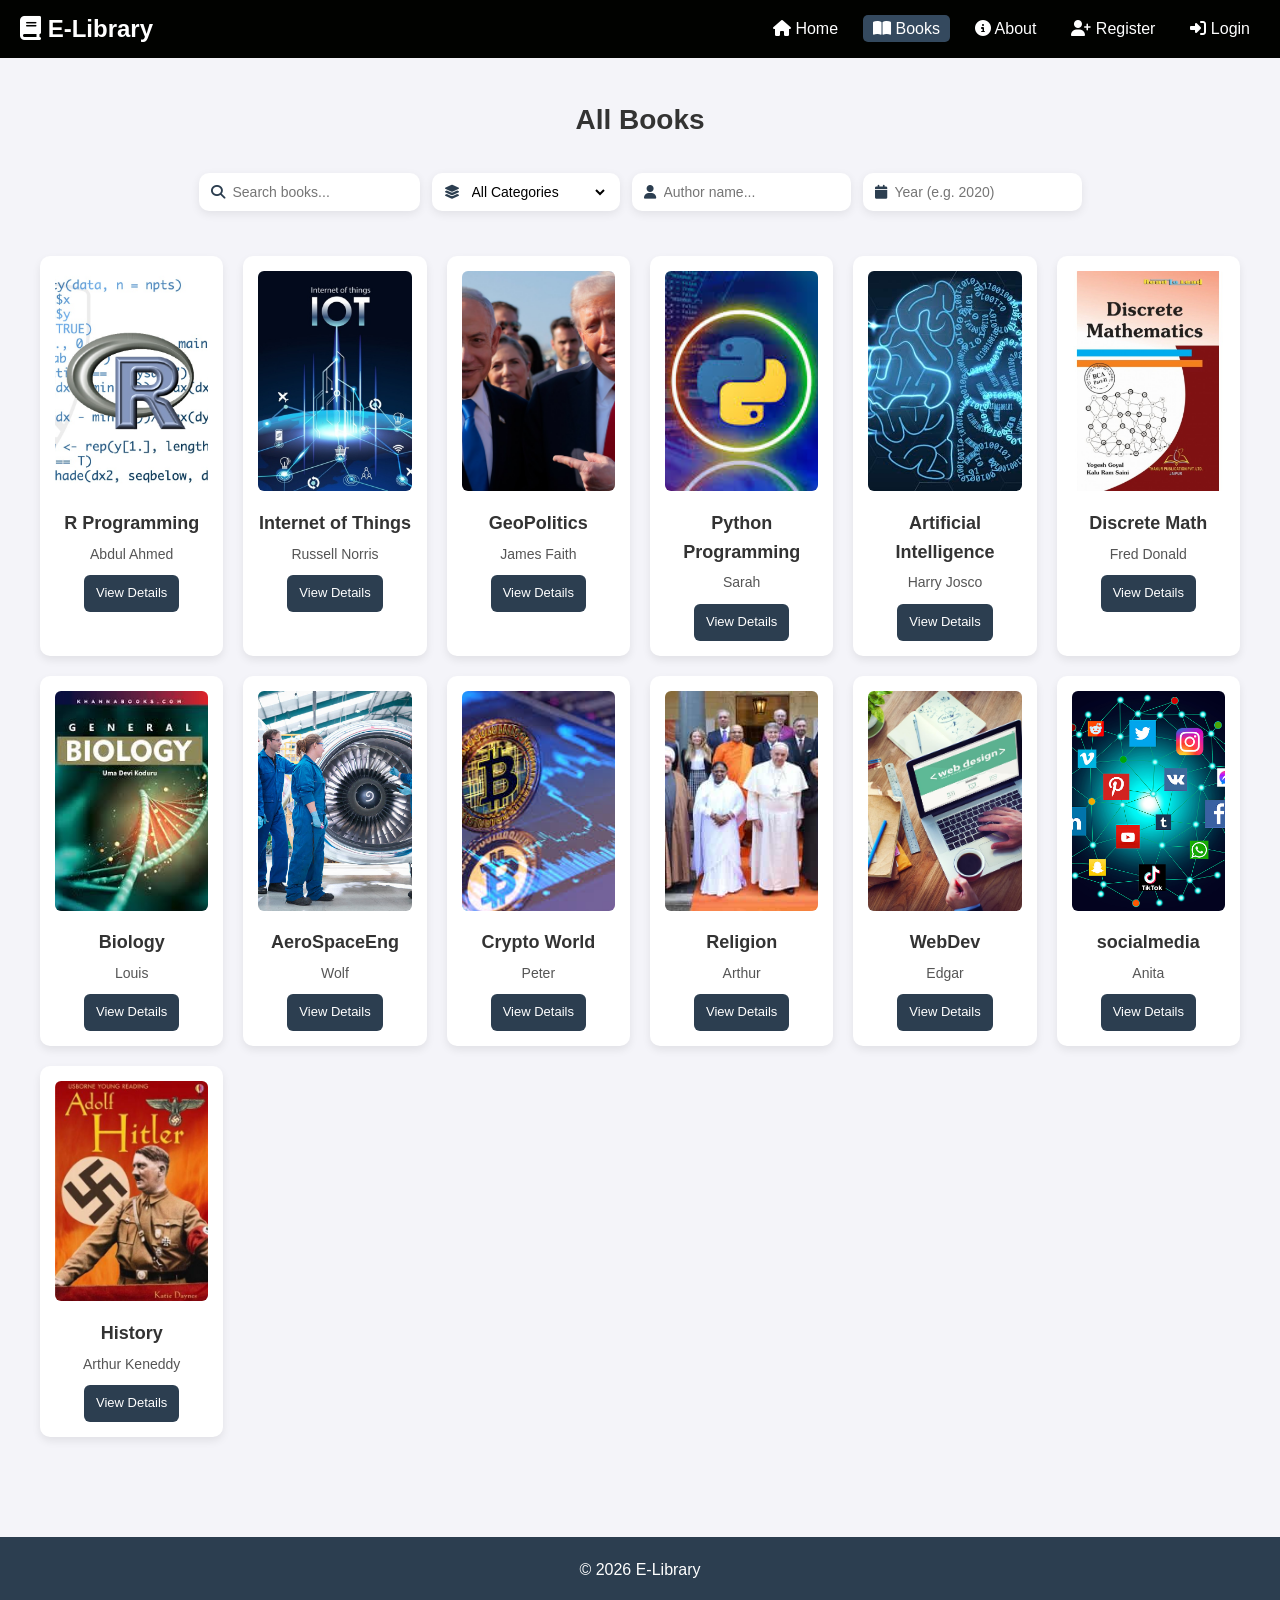
<file: books.html>
<!DOCTYPE html>
<html lang="en">
<head>
  <meta charset="UTF-8">
  <meta name="viewport" content="width=device-width, initial-scale=1.0">
  <title>Books - E-Library</title>

  <link rel="stylesheet" href="styles.css">
  <link rel="stylesheet" href="https://cdnjs.cloudflare.com/ajax/libs/font-awesome/6.5.0/css/all.min.css">

  <style>

    /* ===== FILTER UI (REDESIGNED) ===== */
    .filters {
      display: flex;
      gap: 12px;
      flex-wrap: wrap;
      justify-content: center;
      margin: 25px 0;
    }

    .filter-box {
      display: flex;
      align-items: center;
      gap: 8px;
      background: #fff;
      padding: 10px 12px;
      border-radius: 10px;
      box-shadow: 0 3px 10px rgba(0,0,0,0.08);
      transition: 0.3s;
    }

    .filter-box:hover {
      transform: translateY(-2px);
      box-shadow: 0 5px 14px rgba(0,0,0,0.12);
    }

    .filter-box i {
      color: #2c3e50;
      font-size: 14px;
    }

    .filter-box input,
    .filter-box select {
      border: none;
      outline: none;
      font-size: 14px;
      background: transparent;
      min-width: 140px;
    }

    .filter-box select {
      cursor: pointer;
    }

    /* ===== BOOK GRID ===== */
    .book-grid {
      display: grid;
      grid-template-columns: repeat(auto-fit, minmax(180px, 1fr));
      gap: 20px;
      padding: 20px;
    }

    .book-card {
      background: #fff;
      padding: 15px;
      border-radius: 10px;
      box-shadow: 0 4px 8px rgba(0,0,0,0.08);
      transition: 0.3s;
    }

    .book-card:hover {
      transform: translateY(-5px);
      box-shadow: 0 8px 18px rgba(0,0,0,0.15);
    }

    .book-card img {
      width: 100%;
      height: 220px;
      object-fit: cover;
      border-radius: 6px;
      margin-bottom: 10px;
    }

    .book-card h4 {
      margin-bottom: 5px;
    }

    .book-card p {
      font-size: 14px;
      color: #555;
    }

    .book-card a {
      display: inline-block;
      margin-top: 10px;
      padding: 8px 12px;
      background: #2c3e50;
      color: #fff;
      text-decoration: none;
      border-radius: 6px;
      font-size: 13px;
    }

    .book-card a:hover {
      background: #34495e;
    }

  </style>
</head>

<body>

<!-- NAVBAR -->
<nav>
  <h1><i class="fa-solid fa-book"></i> E-Library</h1>

  <ul>
    <li><a href="index.html"><i class="fa-solid fa-house"></i> Home</a></li>
    <li><a href="books.html" class="active"><i class="fa-solid fa-book-open"></i> Books</a></li>
    <li><a href="about.html"><i class="fa-solid fa-circle-info"></i> About</a></li>
    <li><a href="register.html"><i class="fa-solid fa-user-plus"></i> Register</a></li>
    <li><a href="login.html"><i class="fa-solid fa-right-to-bracket"></i> Login</a></li>
  </ul>
</nav>

<!-- BOOKS SECTION -->
<section class="featured">

  <h3 style="text-align:center;">All Books</h3>

  <!-- ===== FILTER UI (NO LOGIC) ===== -->
  <div class="filters">

    <div class="filter-box">
      <i class="fa-solid fa-magnifying-glass"></i>
      <input type="text" placeholder="Search books...">
    </div>

    <div class="filter-box">
      <i class="fa-solid fa-layer-group"></i>
      <select>
        <option>All Categories</option>
        <option>Programming</option>
        <option>Science</option>
        <option>History</option>
        <option>AI</option>
        <option>Crypto</option>
      </select>
    </div>

    <div class="filter-box">
      <i class="fa-solid fa-user"></i>
      <input type="text" placeholder="Author name...">
    </div>

    <div class="filter-box">
      <i class="fa-solid fa-calendar"></i>
      <input type="number" placeholder="Year (e.g. 2020)">
    </div>

  </div>

  <!-- BOOK GRID -->
  <div class="book-grid">

    <div class="book-card">
      <img src="images/r.jpg">
      <h4>R Programming</h4>
      <p>Abdul Ahmed</p>
      <a href="#">View Details</a>
    </div>

    <div class="book-card">
      <img src="images/Iot2.jpg">
      <h4>Internet of Things</h4>
      <p>Russell Norris</p>
      <a href="#">View Details</a>
    </div>

    <div class="book-card">
      <img src="images/trump.jpg">
      <h4>GeoPolitics</h4>
      <p>James Faith</p>
      <a href="#">View Details</a>
    </div>

    <div class="book-card">
      <img src="images/python.jpg">
      <h4>Python Programming</h4>
      <p>Sarah</p>
      <a href="#">View Details</a>
    </div>

    <div class="book-card">
      <img src="images/ai.jpg">
      <h4>Artificial Intelligence</h4>
      <p>Harry Josco</p>
      <a href="#">View Details</a>
    </div>

    <div class="book-card">
      <img src="images/dismath.jpg">
      <h4>Discrete Math</h4>
      <p>Fred Donald</p>
      <a href="#">View Details</a>
    </div>


    <div class="book-card"> <img src="images/biology.jpg" alt="Internet of Things Basics Book"> <h4>Biology</h4> <p>Louis</p> <a href="book2.html">View Details</a> </div> 
    <!-- Book 3 --> <div class="book-card"> <img src="images/aerospaceng.jpg" alt="Geopolitics Book"> <h4>AeroSpaceEng</h4> <p>Wolf</p> <a href="book3.html">View Details</a> </div>
      <!-- Book 4 --> <div class="book-card"> <img src="images/crypto.jpg" alt="Python Programming Book"> <h4>Crypto World</h4> <p>Peter</p> <a href="book4.html">View Details</a> </div> 
       <!-- Book 5 --> <div class="book-card"> <img src="images/religion.jpg" alt="Artificial Intelligence Book"> <h4>Religion</h4> <p>Arthur</p> <a href="book5.html">View Details</a> </div> 
        <!-- Book 6 --> <div class="book-card"> <img src="images/webdev.jpg" alt="Blockchain Basics Book"> <h4>WebDev</h4> <p>Edgar</p> <a href="book6.html">View Details</a> </div> 
        <!-- Book 1 --> <div class="book-card"> <img src="images/socialmedia.jpg" alt="C# Programming Book"> <h4>socialmedia</h4> <p>Anita</p> <a href="book1.html">View Details</a> </div>
          <!-- Book 2 --> <div class="book-card"> <img src="images/hitler.jpg" alt="C# Programming Book"> <h4>History</h4> <p>Arthur Keneddy</p> <a href="book1.html">View Details</a> </div>





  </div>

</section>

<!-- FOOTER -->
<footer style="text-align:center; padding:20px;">
  &copy; <span id="year"></span> E-Library
</footer>

<script>
document.getElementById("year").textContent = new Date().getFullYear();
</script>

</body>
</html>
</file>
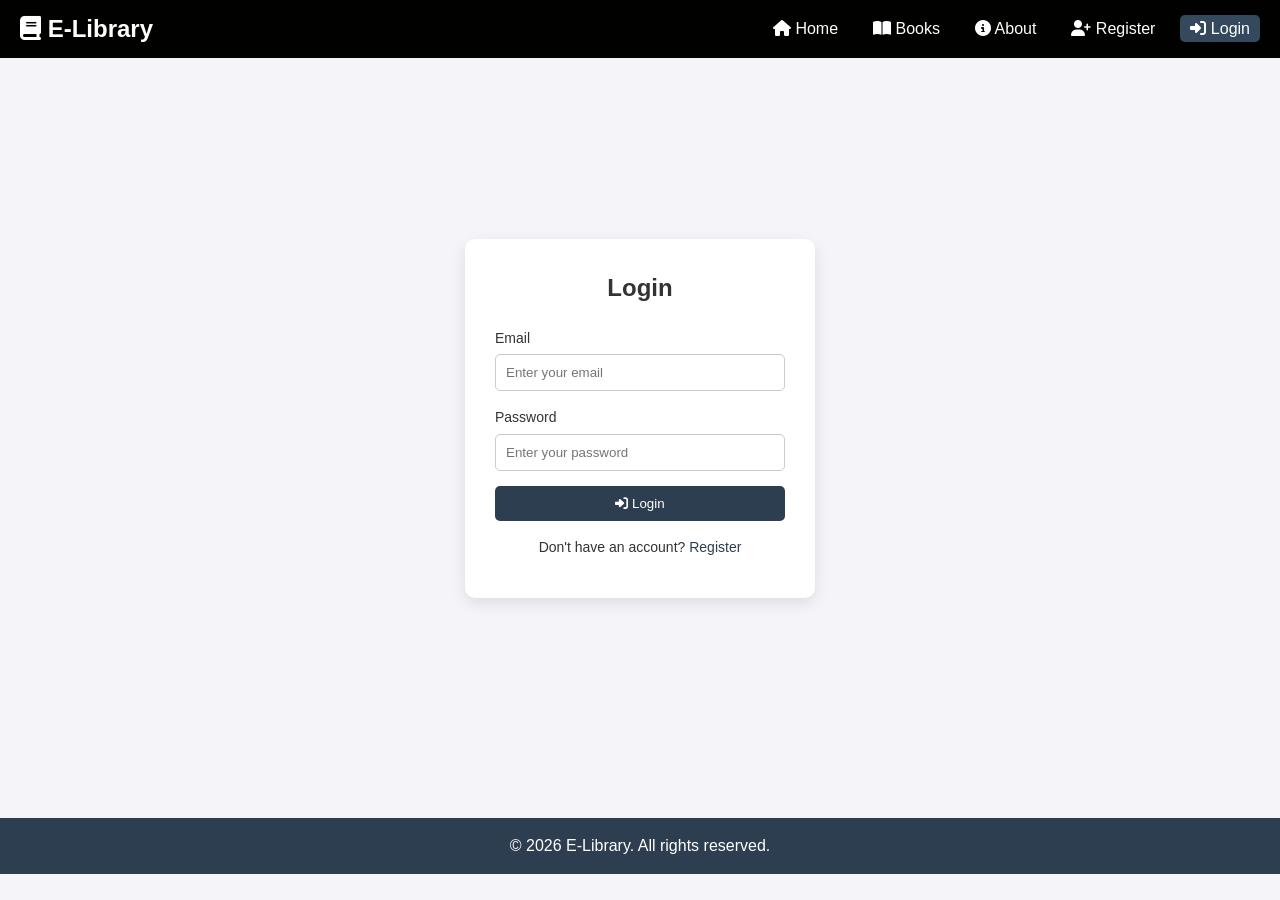
<file: login.html>
<!DOCTYPE html>
<html lang="en">
<head>
  <meta charset="UTF-8">
  <meta name="viewport" content="width=device-width, initial-scale=1.0">
  <title>Login - E-Library</title>

  <link rel="stylesheet" href="styles.css">
  <link rel="stylesheet" href="https://cdnjs.cloudflare.com/ajax/libs/font-awesome/6.5.0/css/all.min.css">

  <style>
    .error {
      color: red;
      font-size: 14px;
      margin-top: 10px;
      text-align: center;
    }
  </style>
</head>

<body>

<!-- NAVBAR -->
<nav>
  <h1><i class="fa-solid fa-book"></i> E-Library</h1>

  <ul>
    <li><a href="index.html"><i class="fa-solid fa-house"></i> Home</a></li>
    <li><a href="books.html"><i class="fa-solid fa-book-open"></i> Books</a></li>
    <li><a href="about.html"><i class="fa-solid fa-circle-info"></i> About</a></li>
    <li><a href="register.html"><i class="fa-solid fa-user-plus"></i> Register</a></li>
    <li><a href="login.html" class="active"><i class="fa-solid fa-right-to-bracket"></i> Login</a></li>
  </ul>
</nav>

<!-- LOGIN -->
<section class="login-container">
  <div class="login-box">
    <h2>Login</h2>

    <form onsubmit="loginUser(event)">

      <div class="input-group">
        <label>Email</label>
        <input type="email" id="email" placeholder="Enter your email" required>
      </div>

      <div class="input-group">
        <label>Password</label>
        <input type="password" id="password" placeholder="Enter your password" required>
      </div>

      <button type="submit">
        <i class="fa-solid fa-right-to-bracket"></i> Login
      </button>

      <p class="extra">
        Don't have an account? <a href="#">Register</a>
      </p>

      <!-- ERROR MESSAGE -->
      <p id="errorMsg" class="error"></p>

    </form>
  </div>
</section>

<!-- FOOTER -->
<footer>
  &copy; <span id="year"></span> E-Library. All rights reserved.
</footer>

<script>
document.getElementById("year").textContent = new Date().getFullYear();

/* LOGIN LOGIC */
function loginUser(event) {
  event.preventDefault();

  let email = document.getElementById("email").value;
  let password = document.getElementById("password").value;
  let error = document.getElementById("errorMsg");

  /* ADMIN CREDENTIALS */
  let adminEmail = "admin@gmail.com";
  let adminPassword = "12345";

  if (email === adminEmail && password === adminPassword) {
    // redirect to dashboard
    window.location.href = "Dashboard/dashboard.html";
  } else {
    error.textContent = "Invalid email or password!";
  }
}
</script>

</body>
</html>
</file>
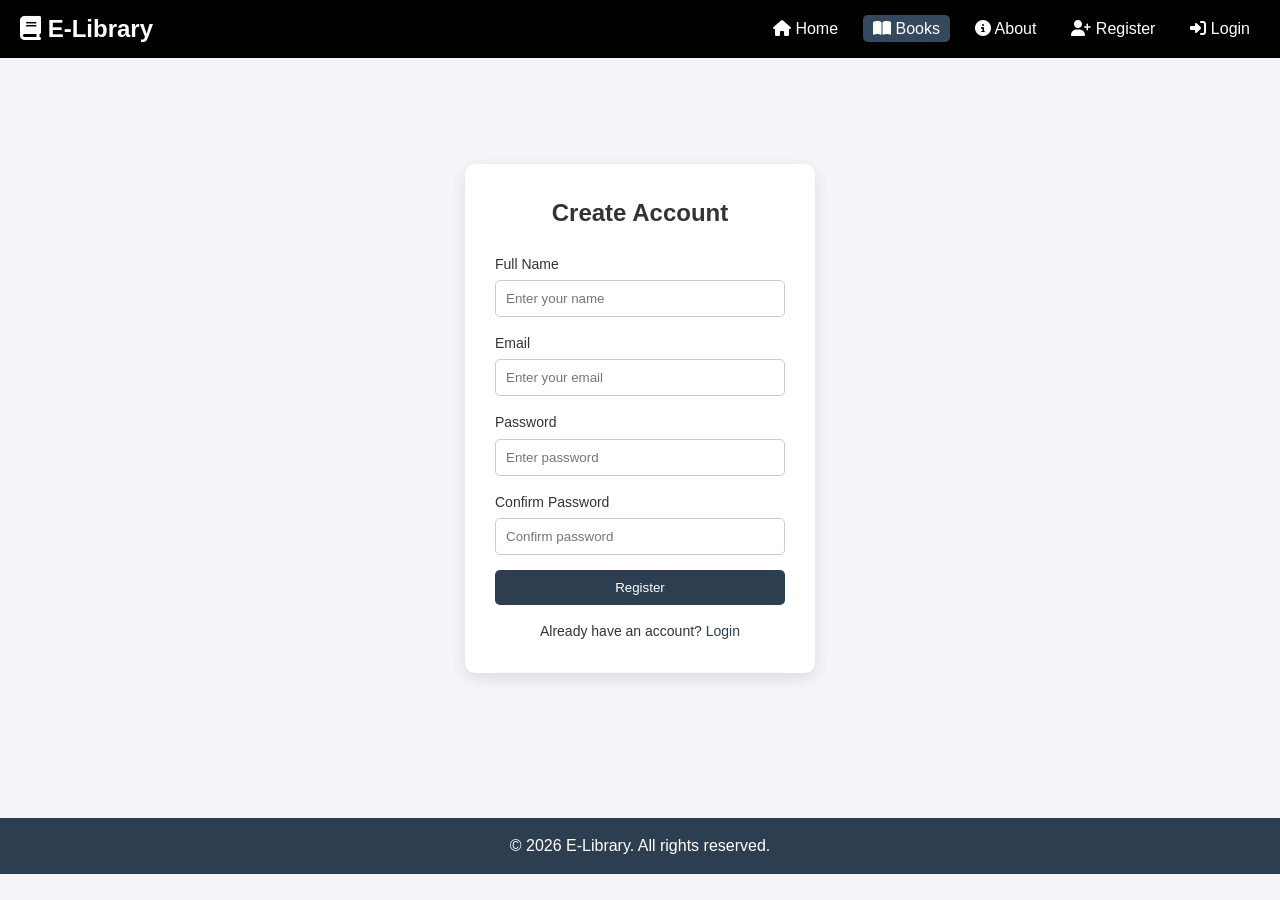
<file: register.html>
<!DOCTYPE html>
<html lang="en">
<head>
  <meta charset="UTF-8">
  <meta name="viewport" content="width=device-width, initial-scale=1.0">
  <title>Register - E-Library</title>
  <link rel="stylesheet" href="styles.css">
  <link rel="stylesheet" href="https://cdnjs.cloudflare.com/ajax/libs/font-awesome/6.5.0/css/all.min.css">

</head>
<body>

  <!-- Navbar -->
 <nav>
  <h1><i class="fa-solid fa-book"></i> E-Library</h1>

  <ul>
    <li><a href="index.html"><i class="fa-solid fa-house"></i> Home</a></li>
    <li><a href="books.html" class="active"><i class="fa-solid fa-book-open"></i> Books</a></li>
    <li><a href="about.html"><i class="fa-solid fa-circle-info"></i> About</a></li>
    <li><a href="register.html"><i class="fa-solid fa-user-plus"></i> Register</a></li>
    <li><a href="login.html"><i class="fa-solid fa-right-to-bracket"></i> Login</a></li>
  </ul>
</nav>

  <!-- Register Section -->
  <section class="login-container">
    <div class="login-box">
      <h2>Create Account</h2>

      <form onsubmit="return registerUser(event)">

        <div class="input-group">
          <label>Full Name</label>
          <input type="text" placeholder="Enter your name" required>
        </div>

        <div class="input-group">
          <label>Email</label>
          <input type="email" placeholder="Enter your email" required>
        </div>

        <div class="input-group">
          <label>Password</label>
          <input type="password" placeholder="Enter password" required>
        </div>

        <div class="input-group">
          <label>Confirm Password</label>
          <input type="password" placeholder="Confirm password" required>
        </div>

        <button type="submit">Register</button>

        <p class="extra">
          Already have an account? <a href="login.html">Login</a>
        </p>

      </form>
    </div>
  </section>

  <!-- Footer -->
  <footer>
    &copy; <span id="year"></span> E-Library. All rights reserved.
  </footer>

  <!-- Scripts -->
  <script>
    document.getElementById("year").textContent = new Date().getFullYear();

    function registerUser(e) {
      e.preventDefault();

      const password = document.querySelectorAll("input[type='password']")[0].value;
      const confirmPassword = document.querySelectorAll("input[type='password']")[1].value;

      if (password !== confirmPassword) {
        alert("Passwords do not match!");
        return false;
      }

      alert("Registration successful (demo only)");
      return true;
    }
  </script>

</body>
</html>
</file>
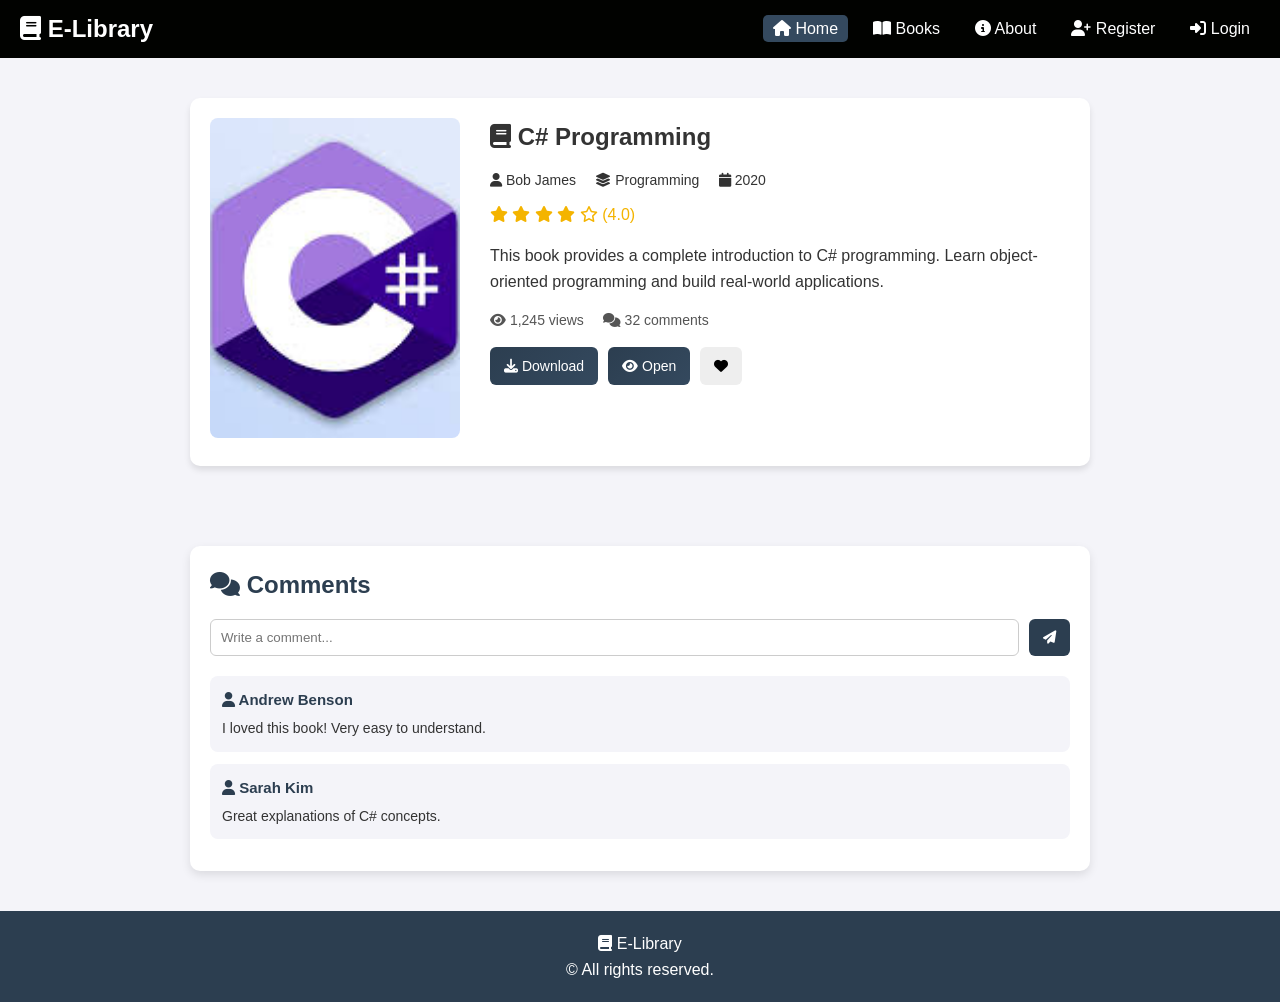
<file: viewdetails.html>
<!DOCTYPE html>
<html lang="en">
<head>
  <meta charset="UTF-8">
  <meta name="viewport" content="width=device-width, initial-scale=1.0">
  <title>Book Details - E-Library</title>

  <!-- Font Awesome -->
  <link rel="stylesheet" href="https://cdnjs.cloudflare.com/ajax/libs/font-awesome/6.5.0/css/all.min.css">

  <!-- Your CSS -->
  <link rel="stylesheet" href="styles.css">

  <style>
    /* BOOK SECTION */
    .book-details {
      padding: 40px 20px;
    }

    .details-card {
      display: flex;
      gap: 30px;
      background-color: #fff;
      padding: 20px;
      border-radius: 10px;
      box-shadow: 0 4px 6px rgba(0,0,0,0.1);
      max-width: 900px;
      margin: auto;
    }

    .details-image img {
      width: 250px;
      height: 320px;
      object-fit: cover;
      border-radius: 8px;
    }

    .details-info h2 {
      margin-bottom: 10px;
    }

    .meta span {
      margin-right: 15px;
      font-size: 14px;
      color: #333;
    }

    .rating {
      margin: 10px 0;
      color: #f4b400;
    }

    .description {
      margin: 15px 0;
    }

    .stats {
      margin-bottom: 15px;
      font-size: 14px;
      color: #555;
    }

    .stats span {
      margin-right: 15px;
    }

    .actions {
      display: flex;
      gap: 10px;
    }

    .btn {
      padding: 8px 14px;
      border-radius: 6px;
      font-size: 14px;
      cursor: pointer;
      text-decoration: none;
      border: none;
    }

    .download {
      background: linear-gradient(135deg, #2c3e50, #34495e);
      color: #fff;
    }

    .download:hover {
      background: #1a252f;
    }

    .favorite {
      background: #eee;
    }

    .favorite:hover {
      color: red;
    }

    /* COMMENTS SECTION */
    .books-comments {
      max-width: 900px;
      margin: 40px auto;
    }

    .comments-panel {
      background: #fff;
      padding: 20px;
      border-radius: 10px;
      box-shadow: 0 4px 10px rgba(0,0,0,0.1);
    }

    .comments-panel h2 {
      margin-bottom: 15px;
      color: #2c3e50;
    }

    /* INPUT */
    .add-comment {
      display: flex;
      gap: 10px;
      margin-bottom: 20px;
    }

    .add-comment input {
      flex: 1;
      padding: 10px;
      border-radius: 6px;
      border: 1px solid #ccc;
      outline: none;
    }

    .add-comment input:focus {
      border-color: #2c3e50;
    }

    .add-comment button {
      background: #2c3e50;
      color: white;
      border: none;
      padding: 10px 14px;
      border-radius: 6px;
      cursor: pointer;
      transition: 0.3s;
    }

    .add-comment button:hover {
      background: #34495e;
    }

    /* COMMENTS */
    .comments-list {
      max-height: 300px;
      overflow-y: auto;
    }

    .comment {
      background: #f4f4f9;
      padding: 12px;
      margin-bottom: 12px;
      border-radius: 8px;
      transition: 0.3s;
    }

    .comment:hover {
      transform: translateY(-2px);
      background: #e9eef7;
    }

    .comment h3 {
      font-size: 15px;
      margin-bottom: 5px;
      color: #2c3e50;
    }

    .comment p {
      font-size: 14px;
      color: #333;
    }

    /* FOOTER */
    footer {
      background-color: #2c3e50;
      color: #fff;
      text-align: center;
      padding: 20px;
      margin-top: 40px;
    }

    /* RESPONSIVE */
    @media(max-width: 768px) {
      .details-card {
        flex-direction: column;
        text-align: center;
        align-items: center;
      }

      .add-comment {
        flex-direction: column;
      }
    }
  </style>
</head>

<body>

  <!-- NAVBAR -->
<nav>
  <h1><i class="fa-solid fa-book"></i> E-Library</h1>

  <ul>
    <li>
      <a href="index.html" class="active">
        <i class="fa-solid fa-house"></i> Home
      </a>
    </li>

    <li>
      <a href="books.html">
        <i class="fa-solid fa-book-open"></i> Books
      </a>
    </li>

    <li>
      <a href="about.html">
        <i class="fa-solid fa-circle-info"></i> About
      </a>
    </li>

    <li>
      <a href="register.html">
        <i class="fa-solid fa-user-plus"></i> Register
      </a>
    </li>

    <li>
      <a href="login.html">
        <i class="fa-solid fa-right-to-bracket"></i> Login
      </a>
    </li>
  </ul>
</nav>

  <!-- BOOK DETAILS -->
  <section class="book-details">

    <div class="details-card">

      <div class="details-image">
        <img src="images/csharp.jpg" alt="Book">
      </div>

      <div class="details-info">

        <h2><i class="fa-solid fa-book"></i> C# Programming</h2>

        <div class="meta">
          <span><i class="fa-solid fa-user"></i> Bob James</span>
          <span><i class="fa-solid fa-layer-group"></i> Programming</span>
          <span><i class="fa-solid fa-calendar"></i> 2020</span>
        </div>

        <div class="rating">
          <i class="fa-solid fa-star"></i>
          <i class="fa-solid fa-star"></i>
          <i class="fa-solid fa-star"></i>
          <i class="fa-solid fa-star"></i>
          <i class="fa-regular fa-star"></i>
          <span>(4.0)</span>
        </div>

        <p class="description">
          This book provides a complete introduction to C# programming.
          Learn object-oriented programming and build real-world applications.
        </p>

        <div class="stats">
          <span><i class="fa-solid fa-eye"></i> 1,245 views</span>
          <span><i class="fa-solid fa-comments"></i> 32 comments</span>
        </div>

        <div class="actions">
          <a href="#" class="btn download">
            <i class="fa-solid fa-download"></i> Download
          </a>

          <a href="#" class="btn download">
            <i class="fa-solid fa-eye"></i> Open
          </a>

          <button class="btn favorite">
            <i class="fa-solid fa-heart"></i>
          </button>
        </div>

      </div>

    </div>

  </section>

  <!-- COMMENTS -->
  <section class="books-comments">

    <div class="comments-panel">

      <h2><i class="fa-solid fa-comments"></i> Comments</h2>

      <!-- INPUT -->
      <div class="add-comment">
        <input type="text" placeholder="Write a comment..." id="commentInput">
        <button onclick="addComment()">
          <i class="fa-solid fa-paper-plane"></i>
        </button>
      </div>

      <!-- LIST -->
      <div class="comments-list" id="commentList">

        <div class="comment">
          <h3><i class="fa-solid fa-user"></i> Andrew Benson</h3>
          <p>I loved this book! Very easy to understand.</p>
        </div>

        <div class="comment">
          <h3><i class="fa-solid fa-user"></i> Sarah Kim</h3>
          <p>Great explanations of C# concepts.</p>
        </div>

      </div>

    </div>

  </section>

  <!-- FOOTER -->
  <footer>
    <p><i class="fa-solid fa-book"></i> E-Library</p>
    <p>&copy; <span id="year"></span> All rights reserved.</p>
  </footer>


</body>
</html>
</file>
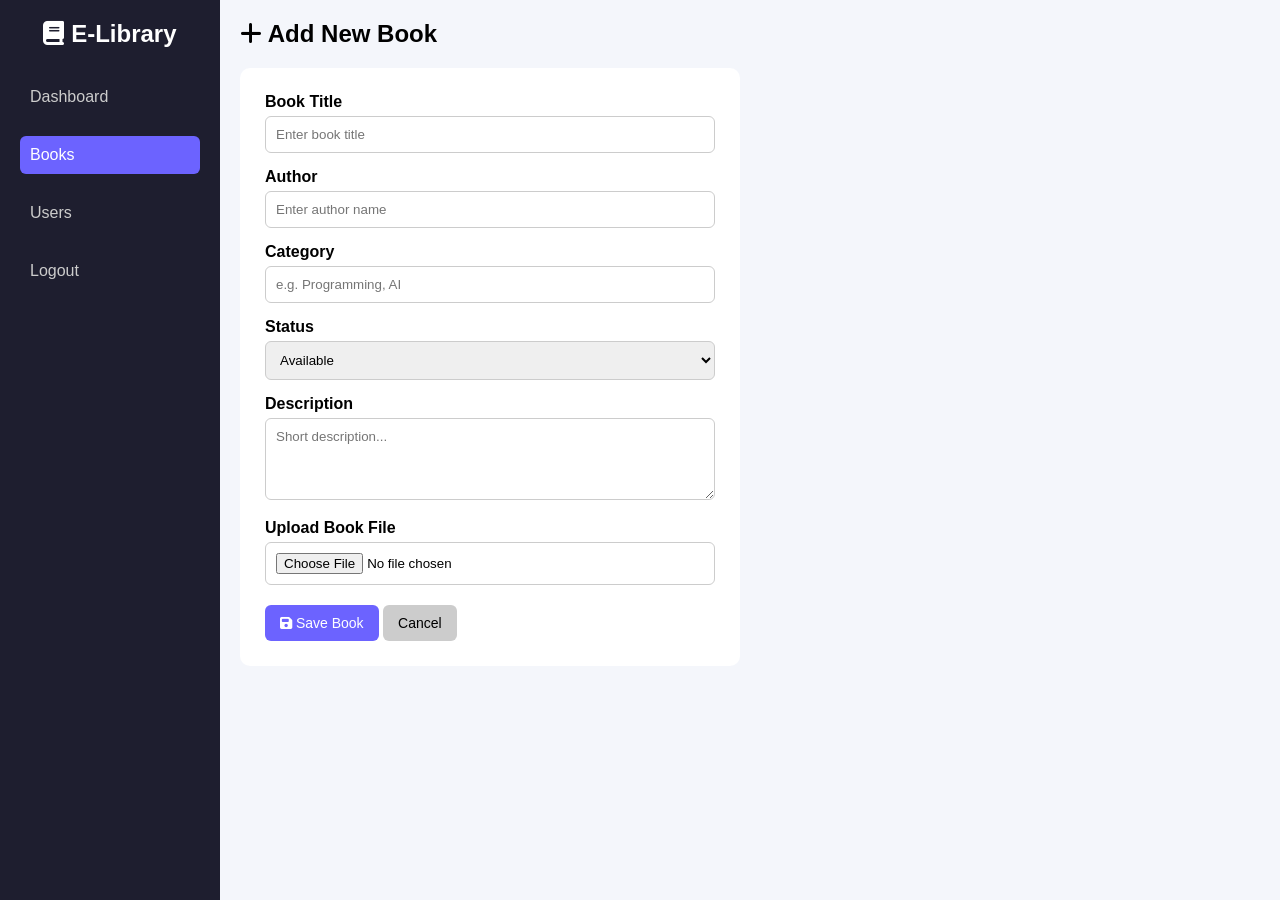
<file: Dashboard/add_book_dashboad.html>
<!DOCTYPE html>
<html lang="en">
<head>
<meta charset="UTF-8">
<meta name="viewport" content="width=device-width, initial-scale=1.0">
<title>Add Book - E-Library</title>

<link rel="stylesheet" href="https://cdnjs.cloudflare.com/ajax/libs/font-awesome/6.5.0/css/all.min.css">

<style>
* {
  margin: 0;
  padding: 0;
  box-sizing: border-box;
  font-family: Arial, sans-serif;
}

body {
  display: flex;
  background: #f4f6fb;
}

/* SIDEBAR */
.sidebar {
  width: 220px;
  height: 100vh;
  background: #1e1e2f;
  color: #fff;
  padding: 20px;
}

.sidebar h2 {
  margin-bottom: 30px;
  text-align: center;
}

.sidebar ul {
  list-style: none;
}

.sidebar ul li {
  margin: 20px 0;
}

.sidebar ul li a {
  color: #ccc;
  text-decoration: none;
  display: block;
  padding: 10px;
  border-radius: 6px;
}

.sidebar ul li a:hover,
.sidebar ul li a.active {
  background: #6c63ff;
  color: #fff;
}

/* MAIN */
.main {
  flex: 1;
  padding: 20px;
}

/* TOPBAR */
.topbar {
  margin-bottom: 20px;
}

/* FORM CONTAINER */
.form-container {
  background: #fff;
  padding: 25px;
  border-radius: 10px;
  max-width: 500px;
}

/* FORM */
.form-group {
  margin-bottom: 15px;
}

.form-group label {
  display: block;
  margin-bottom: 5px;
  font-weight: bold;
}

.form-group input,
.form-group select,
.form-group textarea {
  width: 100%;
  padding: 10px;
  border-radius: 6px;
  border: 1px solid #ccc;
}

/* BUTTONS */
.form-actions {
  margin-top: 20px;
}

.btn {
  padding: 10px 15px;
  border: none;
  border-radius: 6px;
  cursor: pointer;
  font-size: 14px;
}

.btn-primary {
  background: #6c63ff;
  color: #fff;
}

.btn-primary:hover {
  background: #574fd6;
}

.btn-secondary {
  background: #ccc;
}

.btn-secondary:hover {
  background: #aaa;
}

/* RESPONSIVE */
@media (max-width: 768px) {
  .sidebar {
    display: none;
  }

  .main {
    width: 100%;
  }

  .form-container {
    max-width: 100%;
  }
}
</style>
</head>

<body>

<!-- SIDEBAR -->
<div class="sidebar">
  <h2><i class="fa-solid fa-book"></i> E-Library</h2>
  <ul>
    <li><a href="dashboard.html">Dashboard</a></li>
    <li><a href="books_dashboard.html" class="active">Books</a></li>
    <li><a href="users_dashboard.html">Users</a></li>
    <li><a href="../login.html">Logout</a></li>
  </ul>
</div>

<!-- MAIN -->
<div class="main">

  <!-- TOPBAR -->
  <div class="topbar">
    <h2><i class="fa-solid fa-plus"></i> Add New Book</h2>
  </div>

  <!-- FORM -->
  <div class="form-container">
    <form>

      <div class="form-group">
        <label>Book Title</label>
        <input type="text" placeholder="Enter book title">
      </div>

      <div class="form-group">
        <label>Author</label>
        <input type="text" placeholder="Enter author name">
      </div>

      <div class="form-group">
        <label>Category</label>
        <input type="text" placeholder="e.g. Programming, AI">
      </div>

      <div class="form-group">
        <label>Status</label>
        <select>
          <option>Available</option>
          <option>Borrowed</option>
          <option>Unavailable</option>
        </select>
      </div>

      <div class="form-group">
        <label>Description</label>
        <textarea rows="4" placeholder="Short description..."></textarea>
      </div>

      <div class="form-group">
        <label>Upload Book File</label>
        <input type="file">
      </div>

      <div class="form-actions">
        <button class="btn btn-primary">
          <i class="fa-solid fa-save"></i> Save Book
        </button>
        <button type="reset" class="btn btn-secondary">
          Cancel
        </button>
      </div>

    </form>
  </div>

</div>

</body>
</html>
</file>
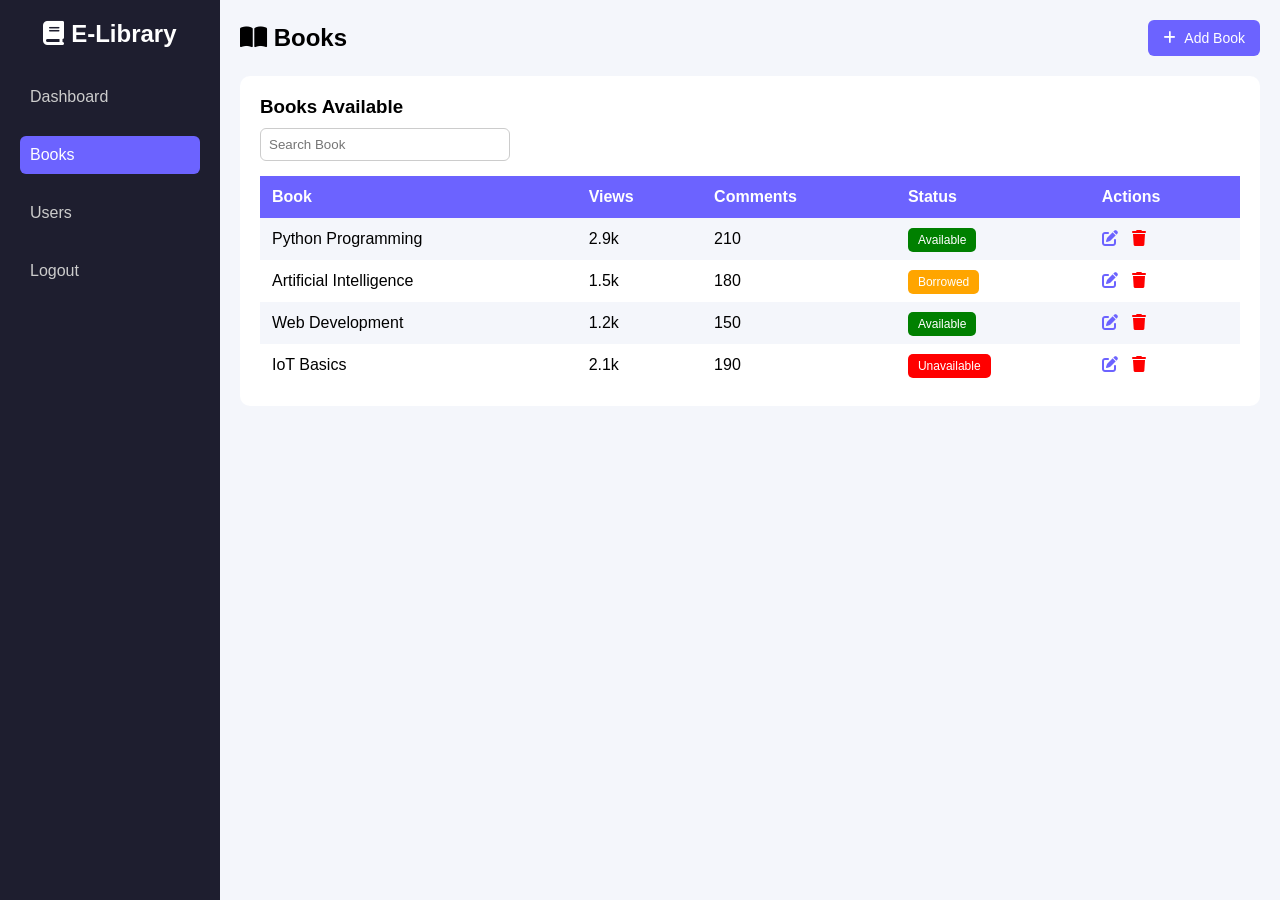
<file: Dashboard/books_dashboard.html>
<!DOCTYPE html>
<html lang="en">
<head>
<meta charset="UTF-8">
<meta name="viewport" content="width=device-width, initial-scale=1.0">
<title>Books Dashboard - E-Library</title>

<link rel="stylesheet" href="https://cdnjs.cloudflare.com/ajax/libs/font-awesome/6.5.0/css/all.min.css">

<style>
* {
  margin: 0;
  padding: 0;
  box-sizing: border-box;
  font-family: Arial, sans-serif;
}

body {
  display: flex;
  background: #f4f6fb;
}

/* SIDEBAR */
.sidebar {
  width: 220px;
  height: 100vh;
  background: #1e1e2f;
  color: #fff;
  padding: 20px;
}

.sidebar h2 {
  margin-bottom: 30px;
  text-align: center;
}

.sidebar ul {
  list-style: none;
}

.sidebar ul li {
  margin: 20px 0;
}

.sidebar ul li a {
  color: #ccc;
  text-decoration: none;
  display: block;
  padding: 10px;
  border-radius: 6px;
}

.sidebar ul li a:hover,
.sidebar ul li a.active {
  background: #6c63ff;
  color: #fff;
}

/* MAIN */
.main {
  flex: 1;
  padding: 20px;
}

/* TOPBAR */
.topbar {
  display: flex;
  justify-content: space-between;
  align-items: center;
  margin-bottom: 20px;
}

/* ADD BUTTON */
.add-btn {
  background: #6c63ff;
  color: #fff;
  padding: 10px 15px;
  border-radius: 6px;
  text-decoration: none;
  font-size: 14px;
  transition: 0.3s;
}

.add-btn i {
  margin-right: 5px;
}

.add-btn:hover {
  background: #574fd6;
}

/* TABLE SECTION */
.table-section {
  background: #fff;
  padding: 20px;
  border-radius: 10px;
}

.table-section h3 {
  margin-bottom: 10px;
}

/* SEARCH */
.table-section input {
  padding: 8px;
  width: 250px;
  border-radius: 6px;
  border: 1px solid #ccc;
  margin-bottom: 15px;
}

/* TABLE */
table {
  width: 100%;
  border-collapse: collapse;
}

table th, table td {
  padding: 12px;
  text-align: left;
}

table th {
  background: #6c63ff;
  color: #fff;
}

table tr:nth-child(even) {
  background: #f4f6fb;
}

table tr:hover {
  background: #eaeaff;
}

/* STATUS */
.status {
  padding: 5px 10px;
  background: green;
  color: white;
  border-radius: 5px;
  font-size: 12px;
}

.status.borrowed {
  background: orange;
}

.status.unavailable {
  background: red;
}

/* ACTION BUTTONS */
.actions i {
  margin-right: 10px;
  cursor: pointer;
  font-size: 16px;
}

.actions .edit {
  color: #6c63ff;
}

.actions .delete {
  color: red;
}

/* RESPONSIVE */
@media (max-width: 768px) {
  .sidebar {
    display: none;
  }

  .main {
    width: 100%;
  }

  table {
    font-size: 14px;
  }
}
</style>
</head>

<body>

<!-- SIDEBAR -->
<div class="sidebar">
  <h2><i class="fa-solid fa-book"></i> E-Library</h2>
  <ul>
    <li><a href="dashboard.html">Dashboard</a></li>
    <li><a href="books_dashboard.html" class="active">Books</a></li>
    <li><a href="users_dashboard.html">Users</a></li>
    <li><a href="../login.html">Logout</a></li>
  </ul>
</div>

<!-- MAIN -->
<div class="main">

  <!-- TOPBAR -->
  <div class="topbar">
    <h2><i class="fa-solid fa-book-open"></i> Books</h2>
    <a href="add_book_dashboad.html" class="add-btn"><i class="fa-solid fa-plus"></i> Add Book</a>
  </div>

  <!-- TABLE SECTION -->
  <div class="table-section">
    <h3>Books Available</h3>

    <input type="text" placeholder="Search Book">

    <table>
      <tr>
        <th>Book</th>
        <th>Views</th>
        <th>Comments</th>
        <th>Status</th>
        <th>Actions</th>
      </tr>

      <tr>
        <td>Python Programming</td>
        <td>2.9k</td>
        <td>210</td>
        <td><span class="status">Available</span></td>
        <td class="actions">
          <a href="edit_books_dashboard.html"><i class="fa-solid fa-pen-to-square edit"></i></a>
          <i class="fa-solid fa-trash delete"></i>
        </td>
      </tr>

      <tr>
        <td>Artificial Intelligence</td>
        <td>1.5k</td>
        <td>180</td>
        <td><span class="status borrowed">Borrowed</span></td>
        <td class="actions">
          <i class="fa-solid fa-pen-to-square edit"></i>
          <i class="fa-solid fa-trash delete"></i>
        </td>
      </tr>

      <tr>
        <td>Web Development</td>
        <td>1.2k</td>
        <td>150</td>
        <td><span class="status">Available</span></td>
        <td class="actions">
          <i class="fa-solid fa-pen-to-square edit"></i>
          <i class="fa-solid fa-trash delete"></i>
        </td>
      </tr>

      <tr>
        <td>IoT Basics</td>
        <td>2.1k</td>
        <td>190</td>
        <td><span class="status unavailable">Unavailable</span></td>
        <td class="actions">
          <i class="fa-solid fa-pen-to-square edit"></i>
          <i class="fa-solid fa-trash delete"></i>
        </td>
      </tr>

    </table>

  </div>

</div>

</body>
</html>
</file>
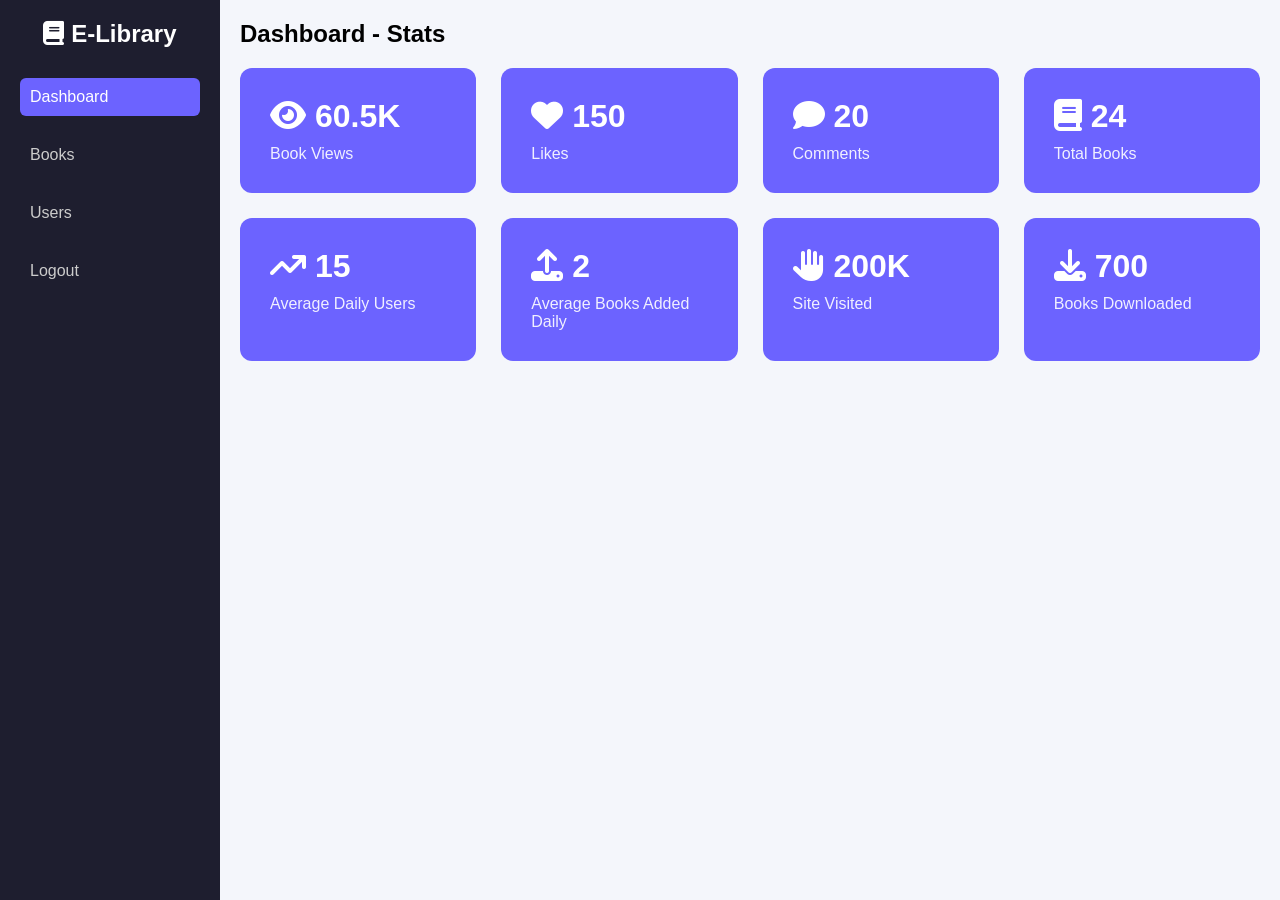
<file: Dashboard/dashboard.html>
<!DOCTYPE html>
<html lang="en">
<head>
<meta charset="UTF-8">
<meta name="viewport" content="width=device-width, initial-scale=1.0">
<title>Dashboard - E-Library</title>

<link rel="stylesheet" href="https://cdnjs.cloudflare.com/ajax/libs/font-awesome/6.5.0/css/all.min.css">

<style>
* {
  margin: 0;
  padding: 0;
  box-sizing: border-box;
  font-family: Arial, sans-serif;
}

body {
  display: flex;
  background: #f4f6fb;
}

/* Sidebar */
.sidebar {
  width: 220px;
  height: 100vh;
  background: #1e1e2f;
  color: #fff;
  padding: 20px;
}

.sidebar h2 {
  margin-bottom: 30px;
  text-align: center;
}

.sidebar ul {
  list-style: none;
}

.sidebar ul li {
  margin: 20px 0;
}

.sidebar ul li a {
  color: #ccc;
  text-decoration: none;
  display: block;
  padding: 10px;
  border-radius: 6px;
}

.sidebar ul li a:hover,
.sidebar ul li a.active {
  background: #6c63ff;
  color: #fff;
}

/* Main Content */
.main {
  flex: 1;
  padding: 20px;
}

/* Topbar */
.topbar {
  margin-bottom: 20px;
}

/* Cards */
.cards {
  display: grid;
  grid-template-columns: repeat(auto-fit, minmax(220px, 1fr));
  gap: 25px;
}

/* Bigger Cards */
.card {
  background: #6c63ff;
  color: #fff;
  padding: 30px;
  border-radius: 12px;
  transition: 0.3s;
}

.card:hover {
  transform: translateY(-5px);
  opacity: 0.95;
}

/* Bigger Numbers */
.card h3 {
  font-size: 32px;
  margin-bottom: 10px;
}

/* Label */
.card p {
  font-size: 16px;
  opacity: 0.9;
}
</style>
</head>

<body>

<!-- Sidebar -->
<div class="sidebar">
  <h2><i class="fa-solid fa-book"></i> E-Library</h2>
  <ul>
    <li><a href="dashboard.html" class="active">Dashboard</a></li>
    <li><a href="books_dashboard.html">Books</a></li>
    <li><a href="users_dashboard.html">Users</a></li> 
    <li><a href="../login.html">Logout</a></li>
  </ul>
</div>

<!-- Main Content -->
<div class="main">

  <!-- Topbar -->
  <div class="topbar">
    <h2>Dashboard - Stats</h2>
  </div>

  <!-- Cards -->
  <div class="cards">

    <div class="card">
      <h3><i class="fa-solid fa-eye"></i> 60.5K</h3> 
      <p>Book Views</p>
    </div>

    <div class="card">
      <h3><i class="fa-solid fa-heart"></i> 150</h3> 
      <p>Likes</p>
    </div>

    <div class="card">
      <h3><i class="fa-solid fa-comment"></i> 20</h3>
      <p>Comments</p>
    </div>

    <div class="card">
      <h3><i class="fa-solid fa-book"></i> 24</h3>
      <p>Total Books</p>
    </div>

     <div class="card">
      <h3><i class="fa-solid fa-arrow-trend-up trending"></i> 15</h3> 
      <p>Average Daily Users</p>
    </div>

    <div class="card">
      <h3><i class="fa-solid fa-upload"></i> 2</h3> 
      <p>Average Books Added Daily</p>
    </div>

    <div class="card">
      <h3><i class="fa-solid fa-hand"></i> 200K</h3>
      <p>Site Visited</p>
    </div>

    <div class="card">
      <h3><i class="fa-solid fa-download"></i> 700</h3>
      <p>Books Downloaded</p>
    </div>


  </div>

</div>

</body>
</html>
</file>
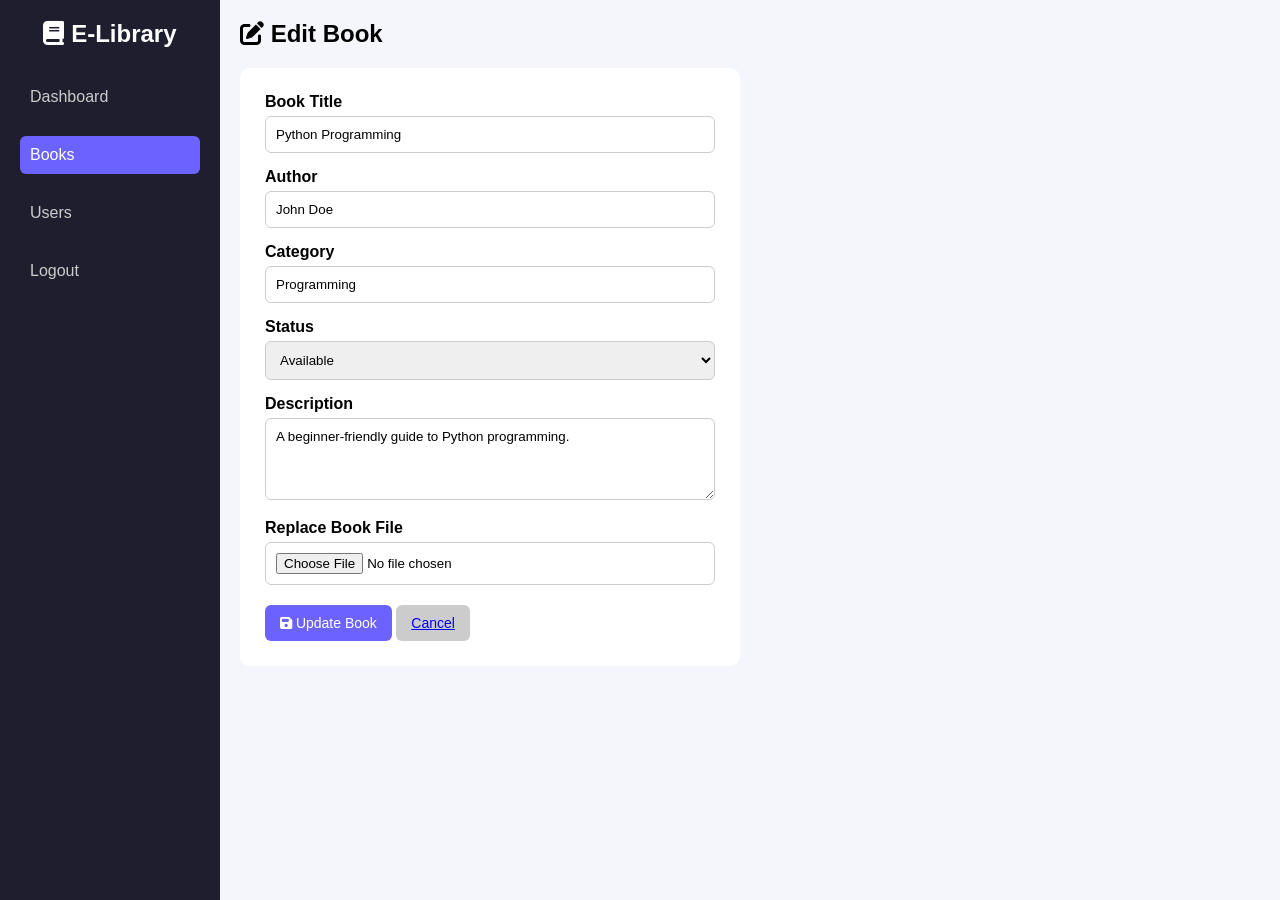
<file: Dashboard/edit_books_dashboard.html>
<!DOCTYPE html>
<html lang="en">
<head>
<meta charset="UTF-8">
<meta name="viewport" content="width=device-width, initial-scale=1.0">
<title>Edit Book - E-Library</title>

<link rel="stylesheet" href="https://cdnjs.cloudflare.com/ajax/libs/font-awesome/6.5.0/css/all.min.css">

<style>
* {
  margin: 0;
  padding: 0;
  box-sizing: border-box;
  font-family: Arial, sans-serif;
}

body {
  display: flex;
  background: #f4f6fb;
}

/* SIDEBAR */
.sidebar {
  width: 220px;
  height: 100vh;
  background: #1e1e2f;
  color: #fff;
  padding: 20px;
}

.sidebar h2 {
  margin-bottom: 30px;
  text-align: center;
}

.sidebar ul {
  list-style: none;
}

.sidebar ul li {
  margin: 20px 0;
}

.sidebar ul li a {
  color: #ccc;
  text-decoration: none;
  display: block;
  padding: 10px;
  border-radius: 6px;
}

.sidebar ul li a:hover,
.sidebar ul li a.active {
  background: #6c63ff;
  color: #fff;
}

/* MAIN */
.main {
  flex: 1;
  padding: 20px;
}

/* TOPBAR */
.topbar {
  margin-bottom: 20px;
}

/* FORM */
.form-container {
  background: #fff;
  padding: 25px;
  border-radius: 10px;
  max-width: 500px;
}

.form-group {
  margin-bottom: 15px;
}

.form-group label {
  display: block;
  margin-bottom: 5px;
  font-weight: bold;
}

.form-group input,
.form-group select,
.form-group textarea {
  width: 100%;
  padding: 10px;
  border-radius: 6px;
  border: 1px solid #ccc;
}

/* BUTTONS */
.form-actions {
  margin-top: 20px;
}

.btn {
  padding: 10px 15px;
  border: none;
  border-radius: 6px;
  cursor: pointer;
  font-size: 14px;
}

.btn-primary {
  background: #6c63ff;
  color: #fff;
}

.btn-primary:hover {
  background: #574fd6;
}

.btn-secondary {
  background: #ccc;
}

.btn-secondary:hover {
  background: #aaa;
}

/* RESPONSIVE */
@media (max-width: 768px) {
  .sidebar {
    display: none;
  }

  .main {
    width: 100%;
  }

  .form-container {
    max-width: 100%;
  }
}
</style>
</head>

<body>

<!-- SIDEBAR -->
<div class="sidebar">
  <h2><i class="fa-solid fa-book"></i> E-Library</h2>
  <ul>
    <li><a href="dashboard.html">Dashboard</a></li>
    <li><a href="books_dashboard.html" class="active">Books</a></li>
    <li><a href="users_dashboard.html">Users</a></li>
    <li><a href="../login.html">Logout</a></li>
  </ul>
</div>

<!-- MAIN -->
<div class="main">

  <!-- TOPBAR -->
  <div class="topbar">
    <h2><i class="fa-solid fa-pen-to-square"></i> Edit Book</h2>
  </div>

  <!-- FORM -->
  <div class="form-container">
    <form>

      <div class="form-group">
        <label>Book Title</label>
        <input type="text" value="Python Programming">
      </div>

      <div class="form-group">
        <label>Author</label>
        <input type="text" value="John Doe">
      </div>

      <div class="form-group">
        <label>Category</label>
        <input type="text" value="Programming">
      </div>

      <div class="form-group">
        <label>Status</label>
        <select>
          <option selected>Available</option>
          <option>Borrowed</option>
          <option>Unavailable</option>
        </select>
      </div>

      <div class="form-group">
        <label>Description</label>
        <textarea rows="4">A beginner-friendly guide to Python programming.</textarea>
      </div>

      <div class="form-group">
        <label>Replace Book File</label>
        <input type="file">
      </div>

      <div class="form-actions">
        <button class="btn btn-primary">
          <i class="fa-solid fa-save"></i> Update Book
        </button>
        <a href="books_dashboard.html" class="btn btn-secondary">
          Cancel
        </a>
      </div>

    </form>
  </div>

</div>

</body>
</html>
</file>
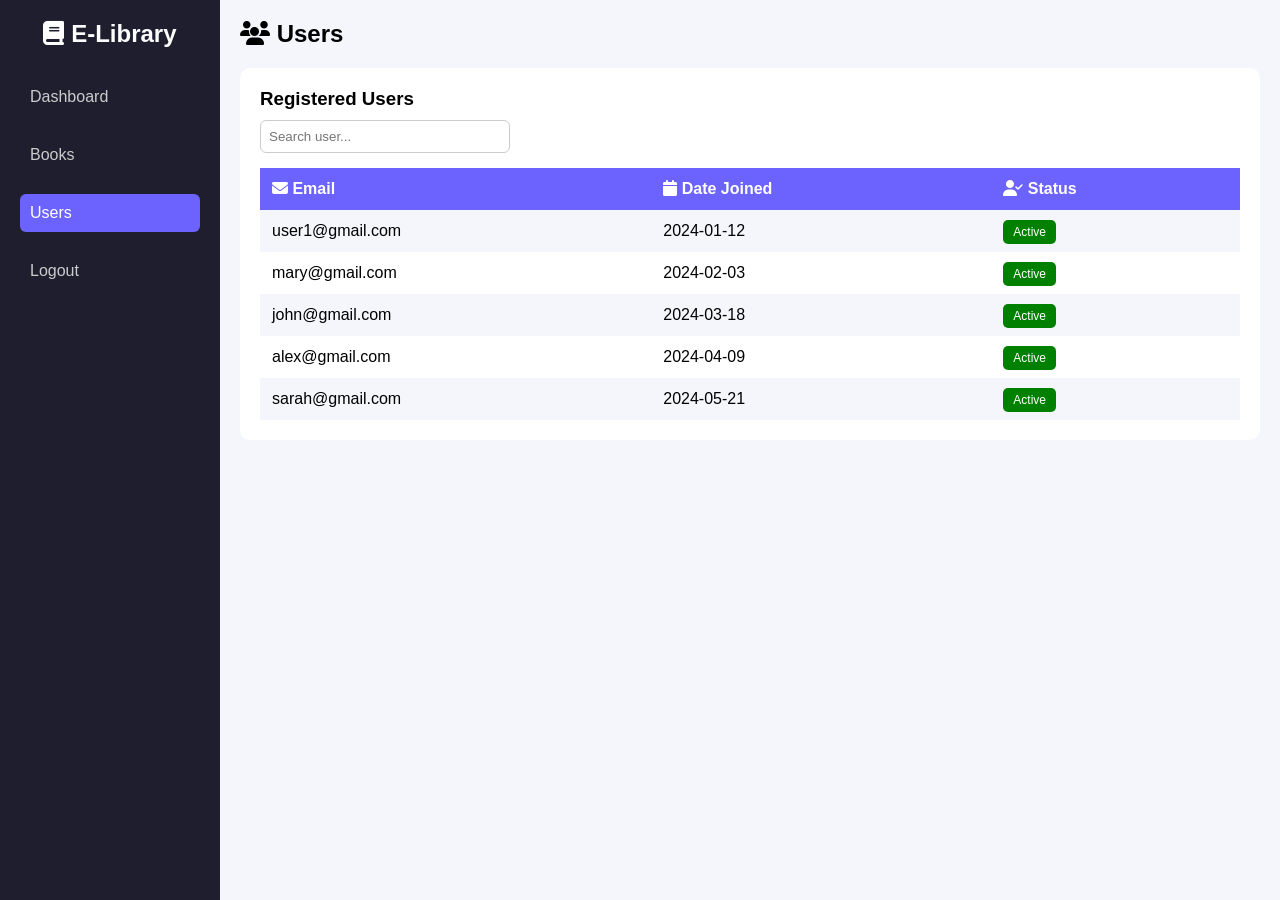
<file: Dashboard/users_dashboard.html>
<!DOCTYPE html>
<html lang="en">
<head>
<meta charset="UTF-8">
<meta name="viewport" content="width=device-width, initial-scale=1.0">
<title>Users Dashboard - E-Library</title>

<link rel="stylesheet" href="https://cdnjs.cloudflare.com/ajax/libs/font-awesome/6.5.0/css/all.min.css">

<style>
* {
  margin: 0;
  padding: 0;
  box-sizing: border-box;
  font-family: Arial, sans-serif;
}

body {
  display: flex;
  background: #f4f6fb;
}

/* SIDEBAR */
.sidebar {
  width: 220px;
  height: 100vh;
  background: #1e1e2f;
  color: #fff;
  padding: 20px;
}

.sidebar h2 {
  margin-bottom: 30px;
  text-align: center;
}

.sidebar ul {
  list-style: none;
}

.sidebar ul li {
  margin: 20px 0;
}

.sidebar ul li a {
  color: #ccc;
  text-decoration: none;
  display: block;
  padding: 10px;
  border-radius: 6px;
}

.sidebar ul li a:hover,
.sidebar ul li a.active {
  background: #6c63ff;
  color: #fff;
}

/* MAIN */
.main {
  flex: 1;
  padding: 20px;
}

/* TOPBAR */
.topbar {
  display: flex;
  justify-content: space-between;
  align-items: center;
  margin-bottom: 20px;
}

/* TABLE SECTION */
.table-section {
  background: #fff;
  padding: 20px;
  border-radius: 10px;
}

.table-section h3 {
  margin-bottom: 10px;
}

/* SEARCH */
.table-section input {
  padding: 8px;
  width: 250px;
  border-radius: 6px;
  border: 1px solid #ccc;
  margin-bottom: 15px;
}

/* TABLE */
table {
  width: 100%;
  border-collapse: collapse;
}

table th, table td {
  padding: 12px;
  text-align: left;
}

table th {
  background: #6c63ff;
  color: #fff;
}

table tr:nth-child(even) {
  background: #f4f6fb;
}

/* STATUS */
.status {
  padding: 5px 10px;
  background: green;
  color: white;
  border-radius: 5px;
  font-size: 12px;
}
</style>
</head>

<body>

<!-- SIDEBAR -->
<div class="sidebar">
  <h2><i class="fa-solid fa-book"></i> E-Library</h2>
  <ul>
    <li><a href="dashboard.html">Dashboard</a></li>
    <li><a href="books_dashboard.html">Books</a></li>
    <li><a href="users_dashboard.html" class="active">Users</a></li>
    <li><a href="../login.html">Logout</a></li>
  </ul>
</div>

<!-- MAIN -->
<div class="main">

  <!-- TOPBAR -->
  <div class="topbar">
    <h2><i class="fa-solid fa-users"></i> Users</h2>
  </div>

  <!-- USERS TABLE -->
  <div class="table-section">
    <h3>Registered Users</h3>

    <input type="text" placeholder="Search user...">

    <table>
      <tr>
        <th><i class="fa-solid fa-envelope"></i> Email</th>
        <th><i class="fa-solid fa-calendar"></i> Date Joined</th>
        <th><i class="fa-solid fa-user-check"></i> Status</th>
      </tr>

      <tr>
        <td>user1@gmail.com</td>
        <td>2024-01-12</td>
        <td><span class="status">Active</span></td>
      </tr>

      <tr>
        <td>mary@gmail.com</td>
        <td>2024-02-03</td>
        <td><span class="status">Active</span></td>
      </tr>

      <tr>
        <td>john@gmail.com</td>
        <td>2024-03-18</td>
        <td><span class="status">Active</span></td>
      </tr>

      <tr>
        <td>alex@gmail.com</td>
        <td>2024-04-09</td>
        <td><span class="status">Active</span></td>
      </tr>

      <tr>
        <td>sarah@gmail.com</td>
        <td>2024-05-21</td>
        <td><span class="status">Active</span></td>
      </tr>

    </table>

  </div>

</div>

</body>
</html>
</file>
<file: styles.css>
/* Basic Reset */
* {
  margin: 0;
  padding: 0;
  box-sizing: border-box;
  font-family: Arial, sans-serif;
}

body {
  background-color: #f4f4f9;
  color: #333;
  line-height: 1.6;
}

/* Navbar */
nav {
  background-color: #010200;
  color: #fff;
  padding: 10px 20px;
  display: flex;
  justify-content: space-between;
  align-items: center;
}

nav h1 {
  font-size: 24px;
}

nav ul {
  list-style: none;
  display: flex;
  gap: 15px;
}

nav ul li a {
  color: #fff;
  text-decoration: none;
  padding: 5px 10px;
  transition: background 0.3s;
}

nav ul li a:hover,
nav ul li a.active {
  background-color: #34495e;
  border-radius: 5px;
}

/* Hero Section */
.hero {
  position: relative;
  text-align: center;
  padding: 50px 20px;
  background: url('images/library-bg.jpg') no-repeat center center/cover;
  color: #fff;
}

/* Overlay for better readability */
.hero::before {
  content: "";
  position: absolute;
  top: 0;
  left: 0;
  width: 100%;
  height: 100%;
  background: rgba(0,0,0,0.5);
}

.hero h2,
.hero p {
  position: relative;
}

.hero h2 {
  font-size: 36px;
  margin-bottom: 15px;
}

.hero p {
  font-size: 18px;
  max-width: 600px;
  margin: 0 auto;
}

/* Featured Books */
.featured {
  padding: 40px 20px;
  text-align: center;
}

.featured h3 {
  font-size: 28px;
  margin-bottom: 30px;
}

.book-grid {
  display: grid;
  grid-template-columns: repeat(auto-fit, minmax(180px, 1fr));
  gap: 20px;
}

/* Book Cards */
.book-card {
  background-color: #fff;
  padding: 15px;
  border-radius: 8px;
  box-shadow: 0 4px 6px rgba(0,0,0,0.1);
  transition: transform 0.3s ease, box-shadow 0.3s ease;
}

.book-card:hover {
  transform: translateY(-8px);
  box-shadow: 0 8px 15px rgba(0,0,0,0.2);
}

.book-card img {
  width: 100%;
  height: 250px;
  object-fit: cover;
  border-radius: 5px;
  margin-bottom: 10px;
}

.book-card h4 {
  font-size: 18px;
  margin-bottom: 5px;
}

.book-card p {
  font-size: 14px;
  color: #555;
}

.book-card a {
  display: inline-block;
  margin-top: 10px;
  padding: 8px 14px;
  background: linear-gradient(135deg, #2c3e50, #34495e);
  color: #fff;
  text-decoration: none;
  border-radius: 6px;
  font-size: 14px;
  transition: background 0.3s;
}

.book-card a:hover {
  background: #1a252f;
}

/* Footer */
footer {
  background-color: #2c3e50;
  color: #fff;
  text-align: center;
  padding: 15px;
  margin-top: 40px;
}

/* Responsive */
@media(max-width: 768px) {
  .hero h2 {
    font-size: 28px;
  }

  .hero p {
    font-size: 16px;
  }

  .book-card img {
    height: 200px;
  }
}




/* Login Page */
.login-container {
  display: flex;
  justify-content: center;
  align-items: center;
  height: 80vh;
  padding: 20px;
}

.login-box {
  background: #fff;
  padding: 30px;
  width: 100%;
  max-width: 350px;
  border-radius: 10px;
  box-shadow: 0 5px 15px rgba(0,0,0,0.1);
}

.login-box h2 {
  text-align: center;
  margin-bottom: 20px;
}

.input-group {
  margin-bottom: 15px;
}

.input-group label {
  display: block;
  margin-bottom: 5px;
  font-size: 14px;
}

.input-group input {
  width: 100%;
  padding: 10px;
  border: 1px solid #ccc;
  border-radius: 5px;
}

.login-box button {
  width: 100%;
  padding: 10px;
  background: #2c3e50;
  color: #fff;
  border: none;
  border-radius: 5px;
  cursor: pointer;
}

.login-box button:hover {
  background: #34495e;
}

.extra {
  text-align: center;
  margin-top: 15px;
  font-size: 14px;
}

.extra a {
  color: #2c3e50;
  text-decoration: none;
}

.extra a:hover {
  text-decoration: underline;
}
</file>
